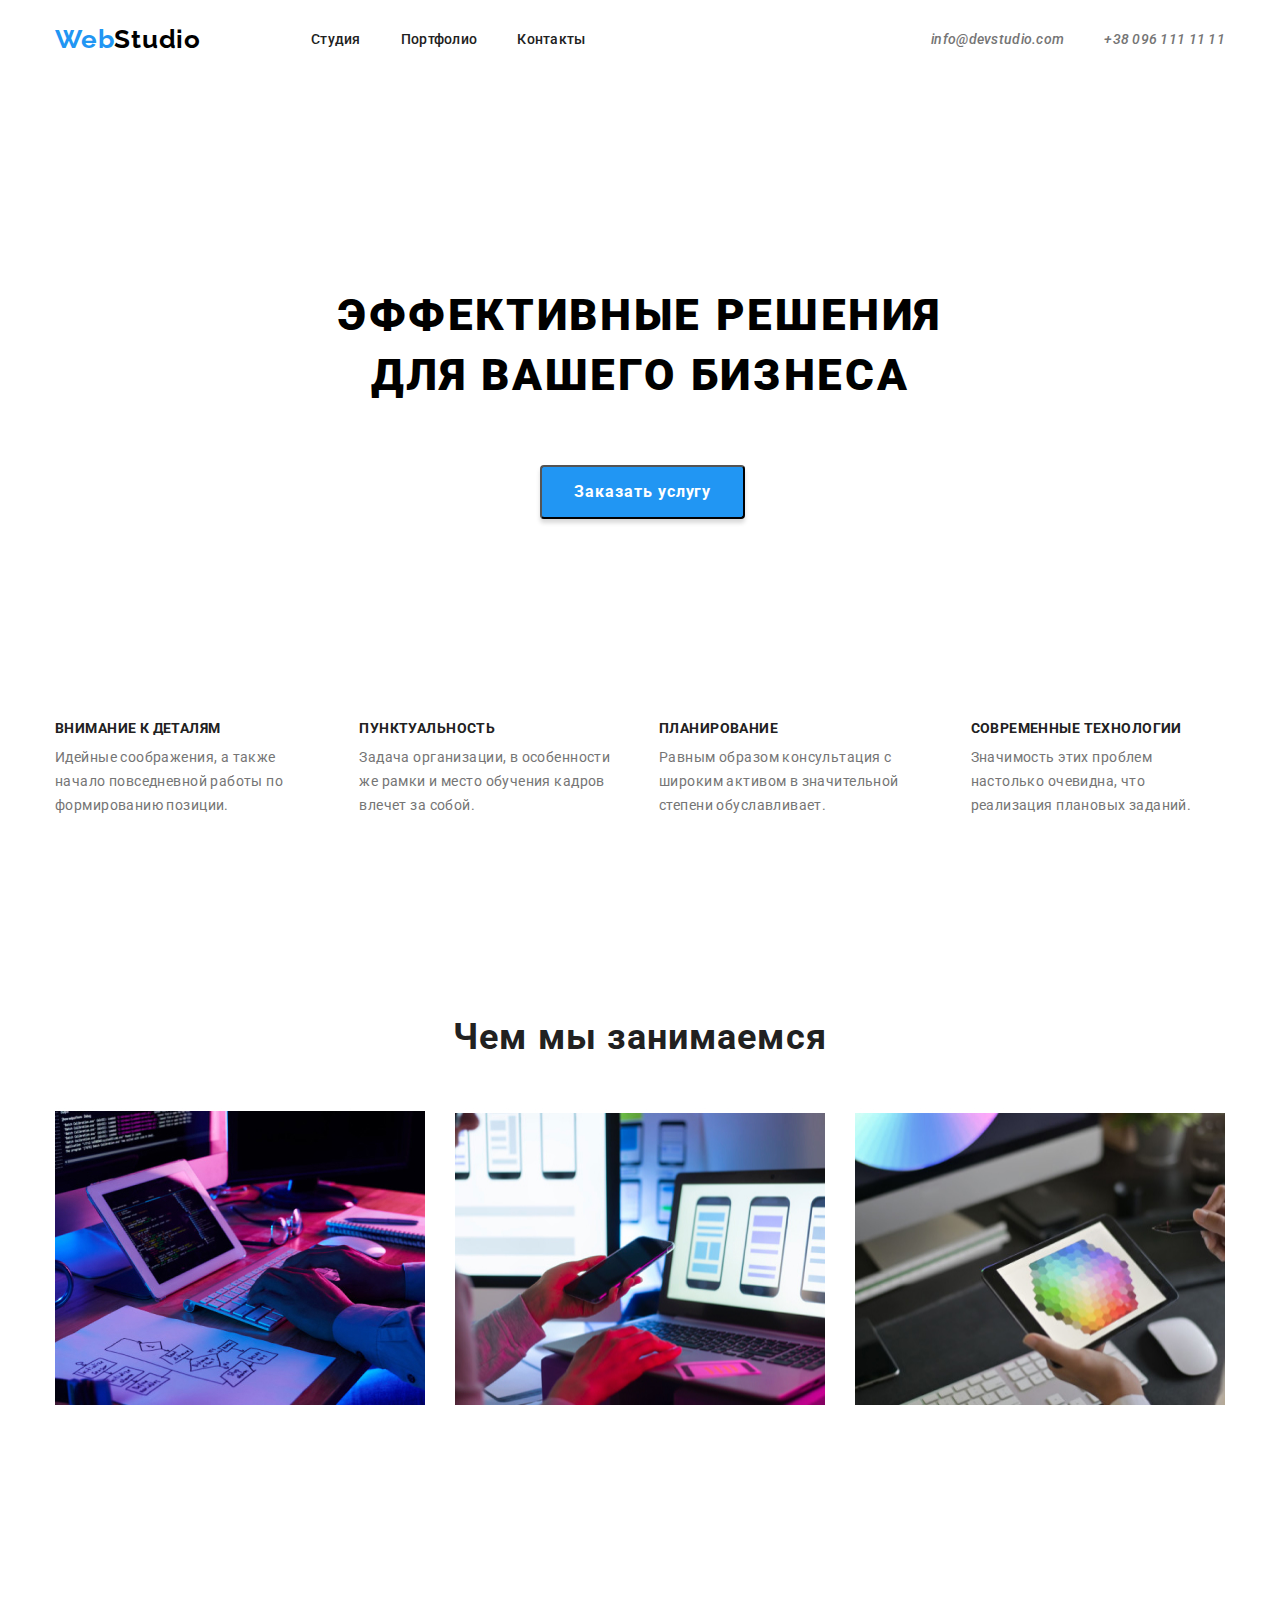
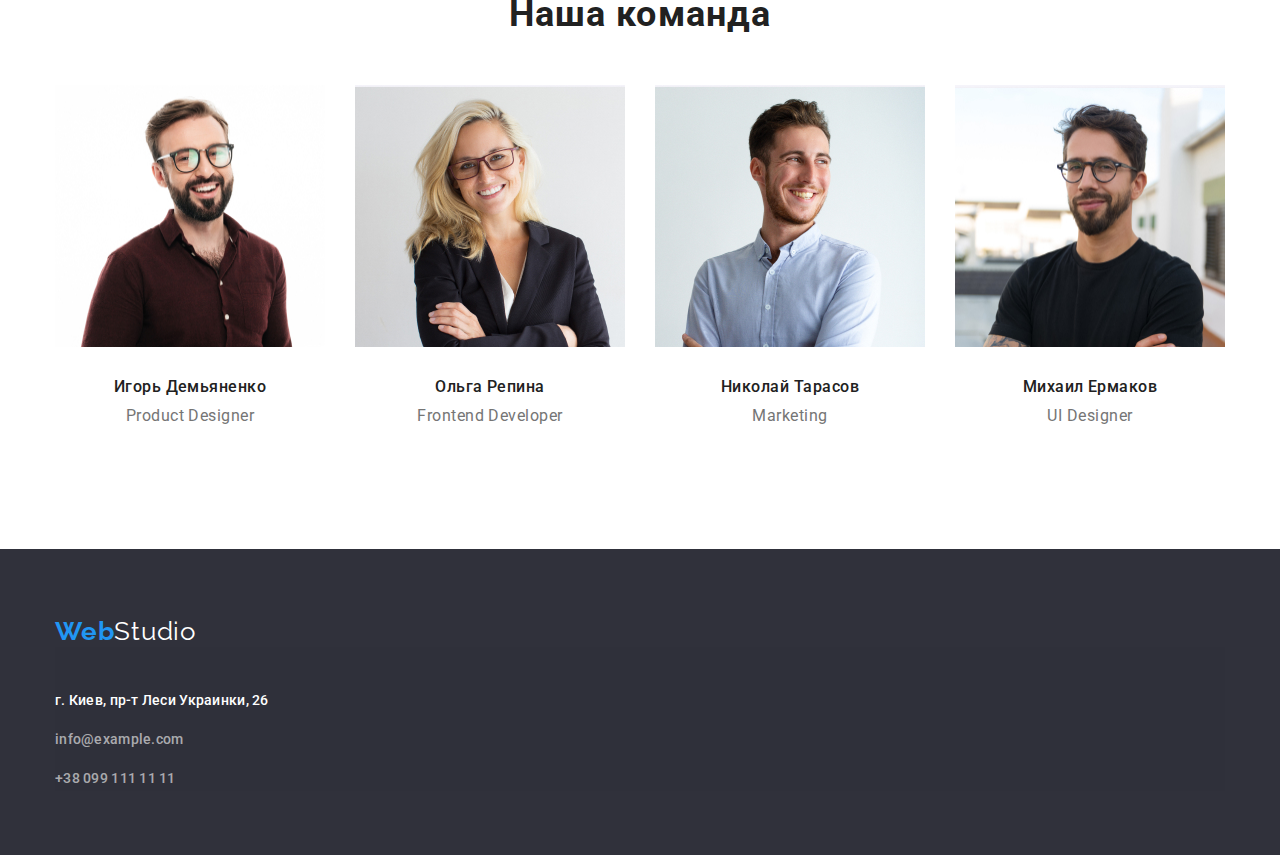
<file: index.html>
<!DOCTYPE html>
<html lang="ru">
<head>
    <meta charset="UTF-8">
    <meta name="viewport" content="width=device-width, initial-scale=1.0">
    <title>Веб студия</title>
    <link rel="stylesheet" href="https://cdnjs.cloudflare.com/ajax/libs/modern-normalize/1.0.0/modern-normalize.min.css">
    <link rel="preconnect" href="https://fonts.gstatic.com">
    <link href="https://fonts.googleapis.com/css2?family=Raleway:wght@700&family=Roboto:wght@400;500;700;900&display=swap" rel="stylesheet">
     <link rel="stylesheet" href="./css/styles.css">
</head>

<body>
    <header class="header">
        <div class="container">
        <nav class="site-nav">
        <a class="logo link" href="/" aria-label="логотип сайта" lang="en"><span class="logo-blue-color">Web</span><span class="logo-black-color">Studio</span></a>
        <ul class="nav-list list">
            <li class="nav-list-item">
                <a class="nav-list-link link" href="index.html">Студия</a></li>
            <li class="nav-list-item">
                <a class="nav-list-link link" href="portfolio.html">Портфолио</a></li>
            <li class="nav-list-item">
                <a class="nav-list-link link" href="#">Контакты</a></li>
        </ul>
        </nav>

        <address class="address-menu-header">
            <a class="header-mail link" href="mailto:info@devstudio.com">info@devstudio.com</a>
            <a class="header-tel link" href="tel:+380961111111">+38 096 111 11 11</a>
        </address>
        </div>
    </header>

    <main>
        <!-- Hero -->
        <section class="hero">
            <div class="container">
           <h1 class="hero-title">Эффективные решения для вашего бизнеса</h1> 
           <button class="hero-title-btn" type="button">Заказать услугу</button>
        </section>
            </div>
        <!-- Job description-->
        <section class="description-menu">
            <div class="container">
            <h3 hidden>Наши обязанности</h3>
         <ul class="description-list list">
             <li class="description-list-item">
                 <h3 class="undertitle">Внимание к деталям</h3>
                 <p class="description-undertitle">Идейные соображения, а также начало повседневной работы по формированию позиции.</p>
             </li>
             <li class="description-list-item">
                 <h3 class="undertitle">Пунктуальность</h3>
                 <p class="description-undertitle">Задача организации, в особенности же рамки и место обучения кадров влечет за собой.</p>
             </li>
             <li class="description-list-item">
                 <h3 class="undertitle">Планирование</h3>
                 <p class="description-undertitle">Равным образом консультация с широким активом в значительной степени обуславливает.</p>
             </li>
             <li class="description-list-item">
                 <h3 class="undertitle">Современные технологии</h3>
                 <p class="description-undertitle">Значимость этих проблем настолько очевидна, что реализация плановых заданий.</p>
             </li>
         </ul>
        </div>
        </section>

            <!-- Responsibilities -->
            <section class="responsibilities">
                <div class="container">
                <h2 class="responsibilities-title">Чем мы занимаемся</h2>
                <ul class="responsibilities-title-list list">
                    <li class="responsibilities-title-item">
                        <img class="responsibilities-image" src="./Images/Responsibilities/responsibility-img-1.jpg" alt="Специалист пишет код" width="370" height="297"></li>
                    <li class="responsibilities-title-item">
                        <img class="responsibilities-image" src="./Images/Responsibilities/responsibility-img-2.jpg" alt="Специалист создает дизайн" width="370" height="297"></li>
                    <li class="responsibilities-title-item">
                        <img class="responsibilities-image" src="./Images/Responsibilities/responsibility-img-3.jpg" alt="Специалист создает графику" width="370" height="297"></li>
                </ul>
                </div>
            </section>
            

            <!-- Team -->
            <section class="team">
            <div class="container">
            <h2 class="team-title">Наша команда</h2>
             <ul class="team-title-list list">
                 <li class="team-title-item">
                     <img class="team-image"  src="./Images/Team/team-img-1.jpg" alt="Игорь Демьяненко" width="270" height="262">
                     <h3 class="team-undertitle">Игорь Демьяненко</h3>
                     <p class="team-undertitle-description">Product Designer</p>
                 </li>
                 <li class="team-title-item">
                     <img class="team-image"  src="./Images/Team/team-img-2.jpg" alt="Ольга Репина" width="270" height="262">
                     <h3 class="team-undertitle">Ольга Репина</h3>
                     <p class="team-undertitle-description">Frontend Developer</p>
                 </li>
                 <li class="team-title-item">
                     <img class="team-image"  src="./Images/Team/team-img-3.jpg" alt="Николай Тарасов" width="270" height="262">
                     <h3 class="team-undertitle">Николай Тарасов</h3>
                     <p class="team-undertitle-description">Marketing</p>
                 </li>
                 <li class="team-title-item">
                     <img class="team-image"  src="./Images/Team/team-img-4.jpg" alt="Михаил Ермаков" width="270" height="262">
                     <h3 class="team-undertitle">Михаил Ермаков</h3>
                     <p class="team-undertitle-description">UI Designer</p>
                 </li>
             </ul>
            </div>   
            </section>
    </main>

    <!-- Contact information -->
    <footer class="footer">
        <div class="container">
            <a class="logo link" href="/" aria-label="логотип сайта" lang="en"><span class="logo-blue-color">Web</span><span class="logo-white-color">Studio</span></a>
            <address class="address-menu-footer">
                <ul class="address-list list">
                    <li class="address-list-item first"><a class="link" href="https://goo.gl/maps/zoHN5voJTTpqKFqRA" target="_blank">г. Киев, пр-т Леси Украинки, 26</a>
                    </li>
                    <li class="address-list-item"><a class="link" href="mailto:info@example.com">info@example.com</a>
                    </li>
                    <li class="address-list-item"><a class="link" href="tel:+380991111111">+38 099 111 11 11</a>
                    </li>
                </ul>
            </address>
        </div>
    </footer>
</body>
</html>
</file>
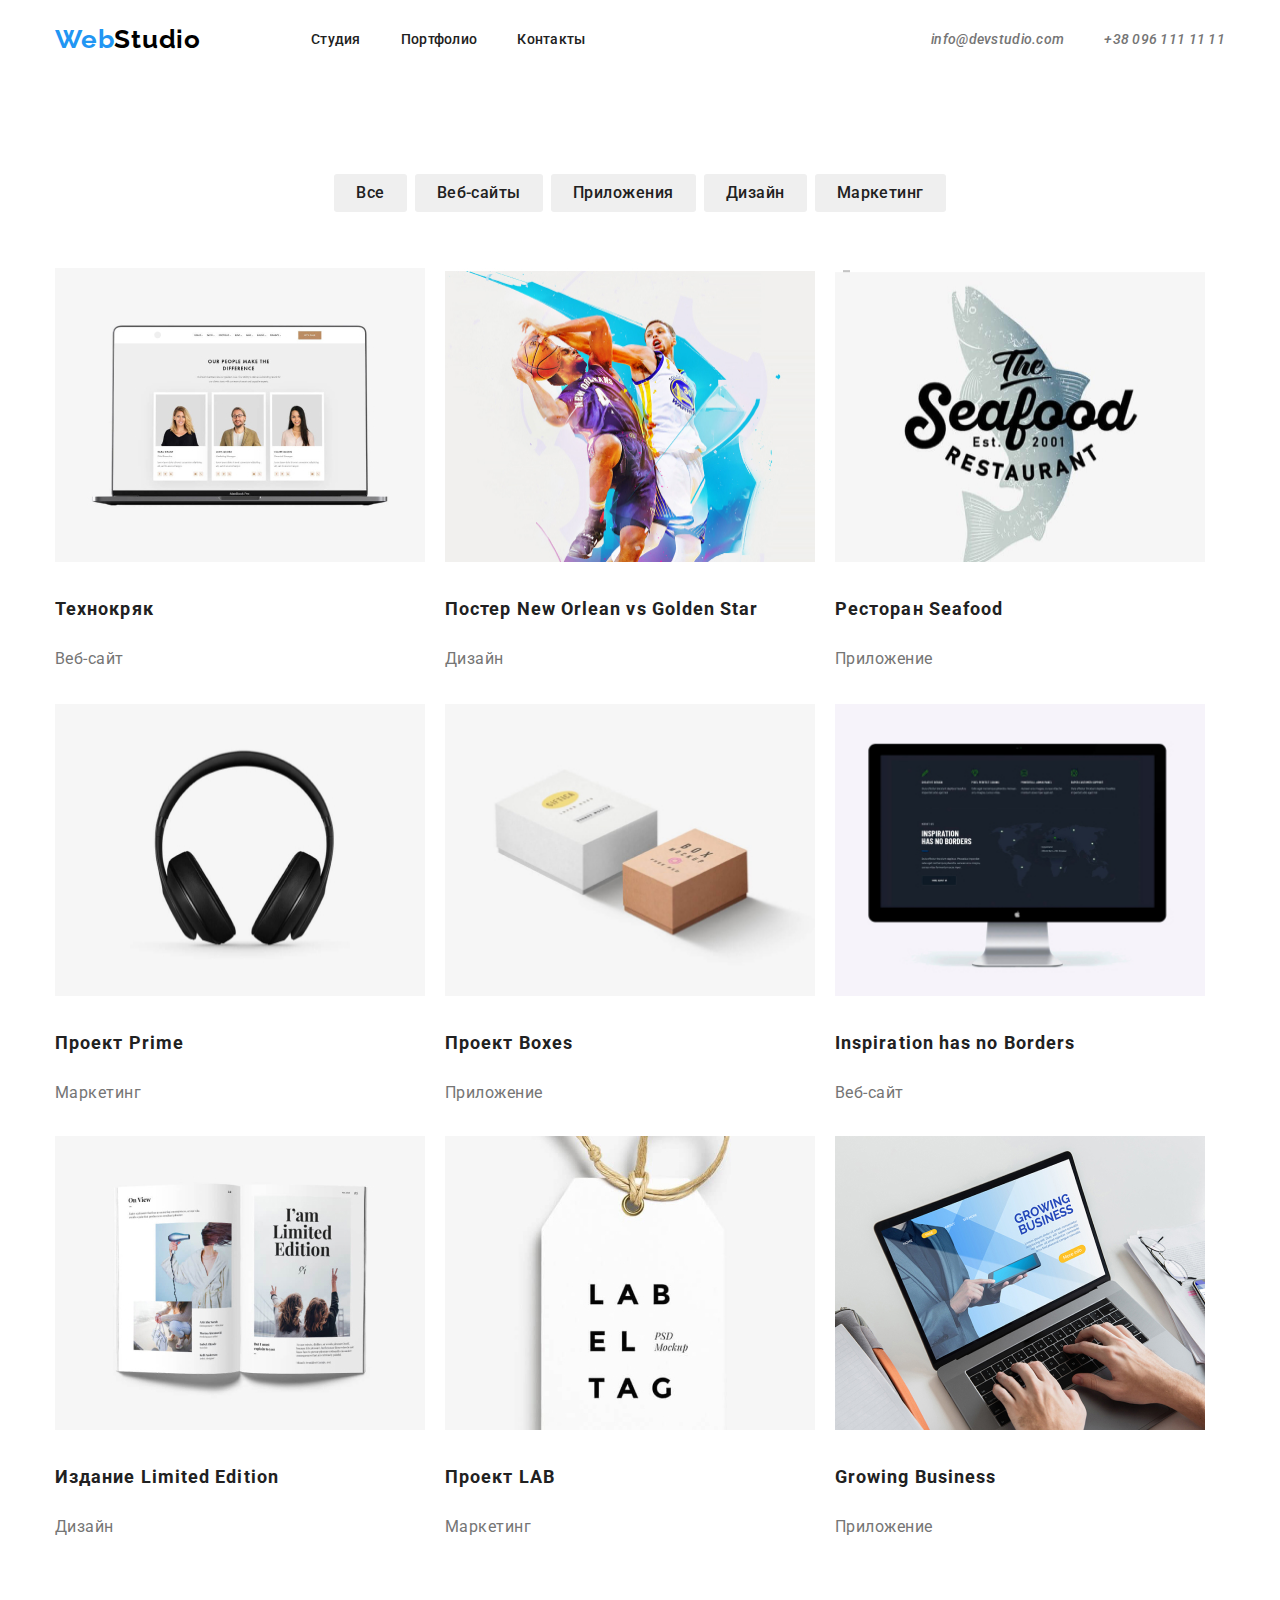
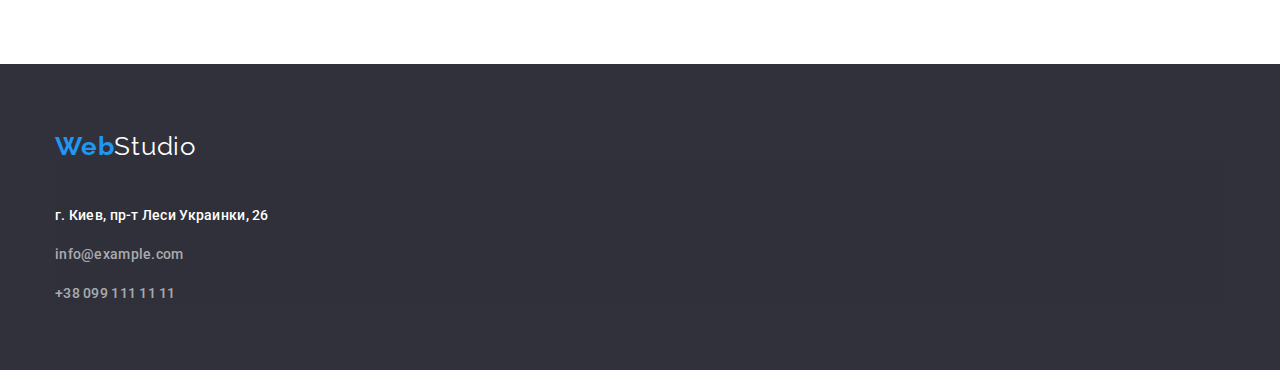
<file: portfolio.html>
<!DOCTYPE html>
<html lang="ru">
<head>
    <meta charset="UTF-8">
    <meta name="viewport" content="width=device-width, initial-scale=1.0">
    <title>Портфолио</title>
    <link rel="stylesheet" href="https://cdnjs.cloudflare.com/ajax/libs/modern-normalize/1.0.0/modern-normalize.min.css">
    <link rel="preconnect" href="https://fonts.gstatic.com">
    <link href="https://fonts.googleapis.com/css2?family=Raleway:wght@700&family=Roboto:wght@400;500;700;900&display=swap" rel="stylesheet">
     <link rel="stylesheet" href="./css/styles.css">
</head>

<body>
    <header class="header">
        <div class="container">
        <nav class="site-nav">
            <a class="logo link" href="/" aria-label="логотип сайта" lang="en"><span class="logo-blue-color">Web</span><span class="logo-black-color">Studio</span></a>
            <ul class="nav-list list">
                <li class="nav-list-item">
                    <a class="nav-list-link link" href="index.html">Студия</a></li>
                <li class="nav-list-item">
                    <a class="nav-list-link link" href="portfolio.html">Портфолио</a></li>
                <li class="nav-list-item">
                    <a class="nav-list-link link" href="#">Контакты</a></li>
            </ul>
            </nav>
            <address class="address-menu-header">
                <a class="header-mail link" href="mailto:info@devstudio.com">info@devstudio.com</a>
                <a class="header-tel link" href="tel:+380961111111">+38 096 111 11 11</a>
            </address>
        </div>
        </header>
    
    <main>
        <!-- Portfolio-->
        <section class="section">
            <div class="container">
            <ul class="section-list list">
                <li class="section-list-item">
                    <button class="section-list-btn">Все</button>
                </li>
                <li class="section-list-item">
                    <button class="section-list-btn">Веб-сайты</button>
                </li>
                <li class="section-list-item">
                    <button class="section-list-btn">Приложения</button>
                </li>
                <li class="section-list-item">
                    <button class="section-list-btn">Дизайн</button>
                </li>
                <li class="section-list-item">
                    <button class="section-list-btn">Маркетинг</button>
                </li>
            </ul>
        </div>
        </section>

        <!-- Projects -->
        <section class="projects">
            <div class="container">
            <ul class="projects-list list">
                <li class="projects-list-item">
                    <img class="projects-list-img" src="./Images/projects/projects-img-1.jpg" alt="Три специалиста студии" width="370" height="294">
                    <h3 class="projects-title">Технокряк</h3>
                    <p class="projects-title-description">Веб-сайт</p>
                </li>
                <li class="projects-list-item">
                    <img class="projects-list-img" src="./Images/projects/projects-img-2.jpg" alt="Два футбольных игрока" width="370" height="294">
                    <h3 class="projects-title">Постер New Orlean vs Golden Star</h3>
                    <p class="projects-title-description">Дизайн</p>
                </li>
                <li class="projects-list-item">
                    <img class="projects-list-img" src="./Images/projects/projects-img-3.jpg" alt="Лого ресторана" width="370" height="294">
                    <h3 class="projects-title">Ресторан Seafood</h3>
                    <p class="projects-title-description">Приложение</p>
                </li>
                <li class="projects-list-item">
                    <img class="projects-list-img" src="./Images/projects/projects-img-4.jpg" alt="Наушники" width="370" height="294">
                    <h3 class="projects-title">Проект Prime</h3>
                    <p class="projects-title-description">Маркетинг</p>
                </li>
                <li class="projects-list-item">
                    <img class="projects-list-img" src="./Images/projects/projects-img-5.jpg" alt="Две маленькие коробочки" width="370" height="294">
                    <h3 class="projects-title">Проект Boxes</h3>
                    <p class="projects-title-description">Приложение</p>
                </li>
                <li class="projects-list-item">
                    <img class="projects-list-img" src="./Images/projects/projects-img-6.jpg" alt="Монитор экрана" width="370" height="294">
                    <h3 class="projects-title">Inspiration has no Borders</h3>
                    <p class="projects-title-description">Веб-сайт</p>
                </li>
                <li class="projects-list-item">
                    <img class="projects-list-img" src="./Images/projects/projects-img-7.jpg" alt="Открытый журнал" width="370" height="294">
                    <h3 class="projects-title">Издание Limited Edition</h3>
                    <p class="projects-title-description">Дизайн</p>
                </li>
                <li class="projects-list-item">
                    <img class="projects-list-img" src="./Images/projects/projects-img-8.jpg" alt="Бейджик проекта" width="370" height="294">
                    <h3 class="projects-title">Проект LAB</h3>
                    <p class="projects-title-description">Маркетинг</p>
                </li>
                <li class="projects-list-item">
                    <img class="projects-list-img" src="./Images/projects/projects-img-9.jpg" alt="Специалист работающий за ноутбуком" width="370" height="294">
                    <h3 class="projects-title">Growing Business</h3>
                    <p class="projects-title-description">Приложение</p>
                </li>
            </ul>
        </div>
        </section>
    </main>
    
    <!-- Contact information -->
    <footer class="footer">
        <div class="container">
        <a class="logo link" href="/" aria-label="логотип сайта" lang="en"><span class="logo-blue-color">Web</span><span class="logo-white-color">Studio</span></a>
        <address class="address-menu-footer">
            <ul class="address-list list">
                <li class="address-list-item first"><a class="link" href="https://goo.gl/maps/zoHN5voJTTpqKFqRA" target="_blank">г. Киев, пр-т Леси Украинки, 26</a>
               </li>
                <li class="address-list-item"><a class="link" href="mailto:info@example.com">info@example.com</a>
               </li>
                <li class="address-list-item"><a class="link" href="tel:+380991111111">+38 099 111 11 11</a>
               </li>
            </ul>
        </address>
    </div>
    </footer>

</body>
</html>
</file>
<file: css/styles.css>
:root{
    --main-font: 'Roboto', sans-serif;
    --secondary-font: 'Raleway', sans-serif ;
    --accent-color: #2196F3; 
}

.list {
    list-style: none;
}
.link {
    text-decoration: none;
}

*,
*::before,
*::after{
   margin: 0; 
   padding: 0;
}

img{
    display: block;
}

body {
    font-family: var(--main-font);
}
.address-menu {
    font-style: normal;
}
.address-menu-footer {
    background-color: #2F303A;
}

.container {
    width: 1200px;
    padding: 0px 15px;
    margin: 0 auto;
}

/* =========== COMPONENTS ========== */
li.address-list-item > a{
    font-family: 'Roboto', sans-serif;
    font-style: normal;
    font-weight: 500;
    font-size: 14px;
    line-height: 1.143;
    letter-spacing: 0.02em;
    color: rgba(255,255,255,0.6); 
}
li.address-list-item.first> a {
    color: white;
}
/* ============ END COMPONENTS ============ */

/* ===========HEADER============= */
.header{
    padding-top: 24px;
    padding-bottom: 25px;
}

.header .container {
    display: flex;
    align-items: center;
}
.site-nav{
    display: flex;
    align-items: center;
}
.nav-list{
    display: flex;
}

.header .logo{
    margin-right: 110px;
}

.nav-list-item:not(:last-child){
    margin-right: 40px;
}

.header .address-menu-header {
    margin-left: auto;
}

.header .header-mail{
    margin-right: 36px;
}

.header .logo-blue-color{
    font-family: 'Raleway', sans-serif;
    font-weight: bold;
    font-size:26px;
    line-height: 1.192;
    letter-spacing: 0.03em;
    color: #2196F3;
}

.header .logo-black-color {
font-family: 'Raleway', sans-serif;
font-weight: bold;
font-size: 26px;
line-height: 1.192;
letter-spacing: 0.03em;
color: #000000;
}

.nav-list-link {
font-family: 'Roboto', sans-serif;
font-weight: 500;
font-size: 14px;
line-height: 1.143;
letter-spacing: 0.02em;
color: #212121;
}

.nav-list-link:hover,
.nav-list-link:focus {
    color: #2196F3;
}

.header-mail,
.header-tel{
font-family: 'Roboto', sans-serif;
font-weight: 500;
font-size: 14px;
line-height: 1.143;
letter-spacing: 0.02em;
color: #757575;
}

.header-mail:hover,
.header-mail:focus,
.header-tel:hover,
.header-tel:focus {
    color:#2196F3;
}
/* ===========END HEADER============= */

/* ===========HERO============= */
.hero-title{
font-family: 'Roboto', sans-serif;
font-weight: 900;
font-size: 44px;
line-height: 1.364;
text-align: center;
letter-spacing: 0.06em;
text-transform: uppercase;
padding-top: 205px;
padding-bottom: 30px;
padding-left: 281px;
padding-right: 281px;
/* color: #FFFFFF */
}
.hero-title-btn{
min-width: 200px;
background: #2196F3;
box-shadow: 0px 4px 4px rgba(0, 0, 0, 0.15);
border-radius: 4px;
margin-left: 485px;
margin-bottom: 201px;
margin-top: 30px;

font-family: 'Roboto', sans-serif;
font-weight: bold;
font-size: 16px;
line-height: 1.875;
display: flex;
align-items: center;
text-align: center;
letter-spacing: 0.06em;
padding: 10px 32px;
cursor: pointer;

color: #FFFFFF;
}

.hero-title-btn:hover,
.hero-title-btn:focus{
    background-color: #2196F3;
    color: #FFFFFF;
}
/* ===========END HERO ============= */

/* ========== JOB DESCRIPTION */

.description-list{
    display: flex;
    margin-bottom: 94px;
}
.description-list-item:not(:last-child){
    margin-right: 30px;
    margin-bottom: 10px;
}

.undertitle {
font-family: 'Roboto', sans-serif;
font-weight: bold;
font-size: 14px;
line-height: 1.143;
letter-spacing: 0.03em;
text-transform: uppercase;
padding-bottom: 10px;
color: #212121;
}

.description-undertitle{
font-family: 'Roboto', sans-serif;
font-weight: 400;
font-size: 14px;
line-height: 1.714;
letter-spacing: 0.03em;
padding-bottom: 94px;
color: #757575;
}
/* ========== END JOB DESCRIPTION============ */

/* ===========RESPONSIBILITIES============== */
.responsibilities-title-list{
    display: flex;
}

.responsibilities-title-item:not(:last-child){
    margin-right: 30px;
}

.responsibilities-title {
font-family: 'Roboto', sans-serif;
font-weight: bold;
font-size: 36px;
line-height: 1.167;
text-align: center;
letter-spacing: 0.03em;
padding-bottom: 50px;
color: #212121;
}
/* ===========END RESPONSIBILITIES============== */
/* =========== TEAM ============== */
.team-title{
font-weight: bold;
font-size: 36px;
line-height: 1.167;
text-align: center;
letter-spacing: 0.03em;

padding-top: 188px;
padding-bottom: 50px;

color: #212121;
}

.team-title-list{
    display:flex;
    padding-bottom: 94px;
}

.team-title-item:not(:last-child){
    margin-right: 30px;
}

.team-undertitle{
font-family: 'Roboto', sans-serif;
font-weight: 500;
font-size: 16px;
line-height: 1.187;
text-align: center;
letter-spacing: 0.03em;

padding-top: 30px;
padding-bottom: 10px;

color: #212121;
}

.team-undertitle-description{
font-family: 'Roboto', sans-serif;
font-style: normal;
font-weight: normal;
font-size: 16px;
line-height: 1.188;
text-align: center;
letter-spacing: 0.03em;
padding-bottom: 30px;
color: #757575;
}
/* =========== END TEAM ============== */
/* =========== CONTACT INFORMATION ============= */
.footer {
    background-color: hsl(235deg 10% 21%);
}
.footer{
    padding-top: 67px;
    padding-bottom: 64px;
}
.footer .logo-blue-color{
    font-family: 'Raleway', sans-serif;
    font-weight: bold;
    font-size:26px;
    line-height: 1.192;
    letter-spacing: 0.03em;
    color: #2196F3;
}
.footer .logo-white-color{
    font-family: 'Raleway', sans-serif;
    font-size:26px;
    line-height: 1.192;
    letter-spacing: 0.03em;
    color: #FFFFFF;
}
.address-list{
    padding-top: 27px;
}
.address-list-item {
font-family: 'Roboto', sans-serif;
font-size: 14px;
line-height: 1.714;
letter-spacing: 0.03em;
margin-top: 15px;
color: rgba(255, 255, 255, 0.6);
}
/* =========== END INFORMATION ============== */

/* =========== PORTFOLIO ============== */
.section-list{
    display: flex;
    justify-content: center;

    padding-top: 94px;
}

.section-list-btn{
font-family: 'Roboto', sans-serif;
font-weight: 500;
font-size: 16px;
line-height: 1.625;
text-align: center;
letter-spacing: 0.03em;
border: 0;
border-radius: 3px;
color: #212121;
padding: 6px 22px;
cursor: pointer;
}
.section-list-btn:hover, 
.section-list-btn:focus{
    background-color:#2196F3;
    color: white;
}
.section-list-item:not(:last-child) {
    margin-right: 8px;
    padding-bottom: 56px;
}


/* =========== END PORTFOLIO ============== */
/* ============ PROJECTS ============== */
.projects-title{
font-family: 'Roboto', sans-serif;
font-weight: bold;
font-size: 18px;
line-height: 2;
letter-spacing: 0.06em;
color: #212121;
}
.projects-title-description{
font-family: 'Roboto', sans-serif;
font-size: 16px;
line-height: 1.875;
letter-spacing: 0.03em;
color: #757575;
}
.projects-list{
    display: flex;
    flex-wrap: wrap;
    padding-bottom: 94px;
}
.projects-list-item:not(:last-child){
    margin-right: 20px;
    margin-bottom: 30px; 
}
.projects-list-item{
    width: 370px;
    height: 404px;
    left: 1015px;
    top: 262px;
}

.projects-title{
    padding-top: 29px;
    padding-bottom: 17px;
}
/* =========== END PROJECTS ============== */
</file>
